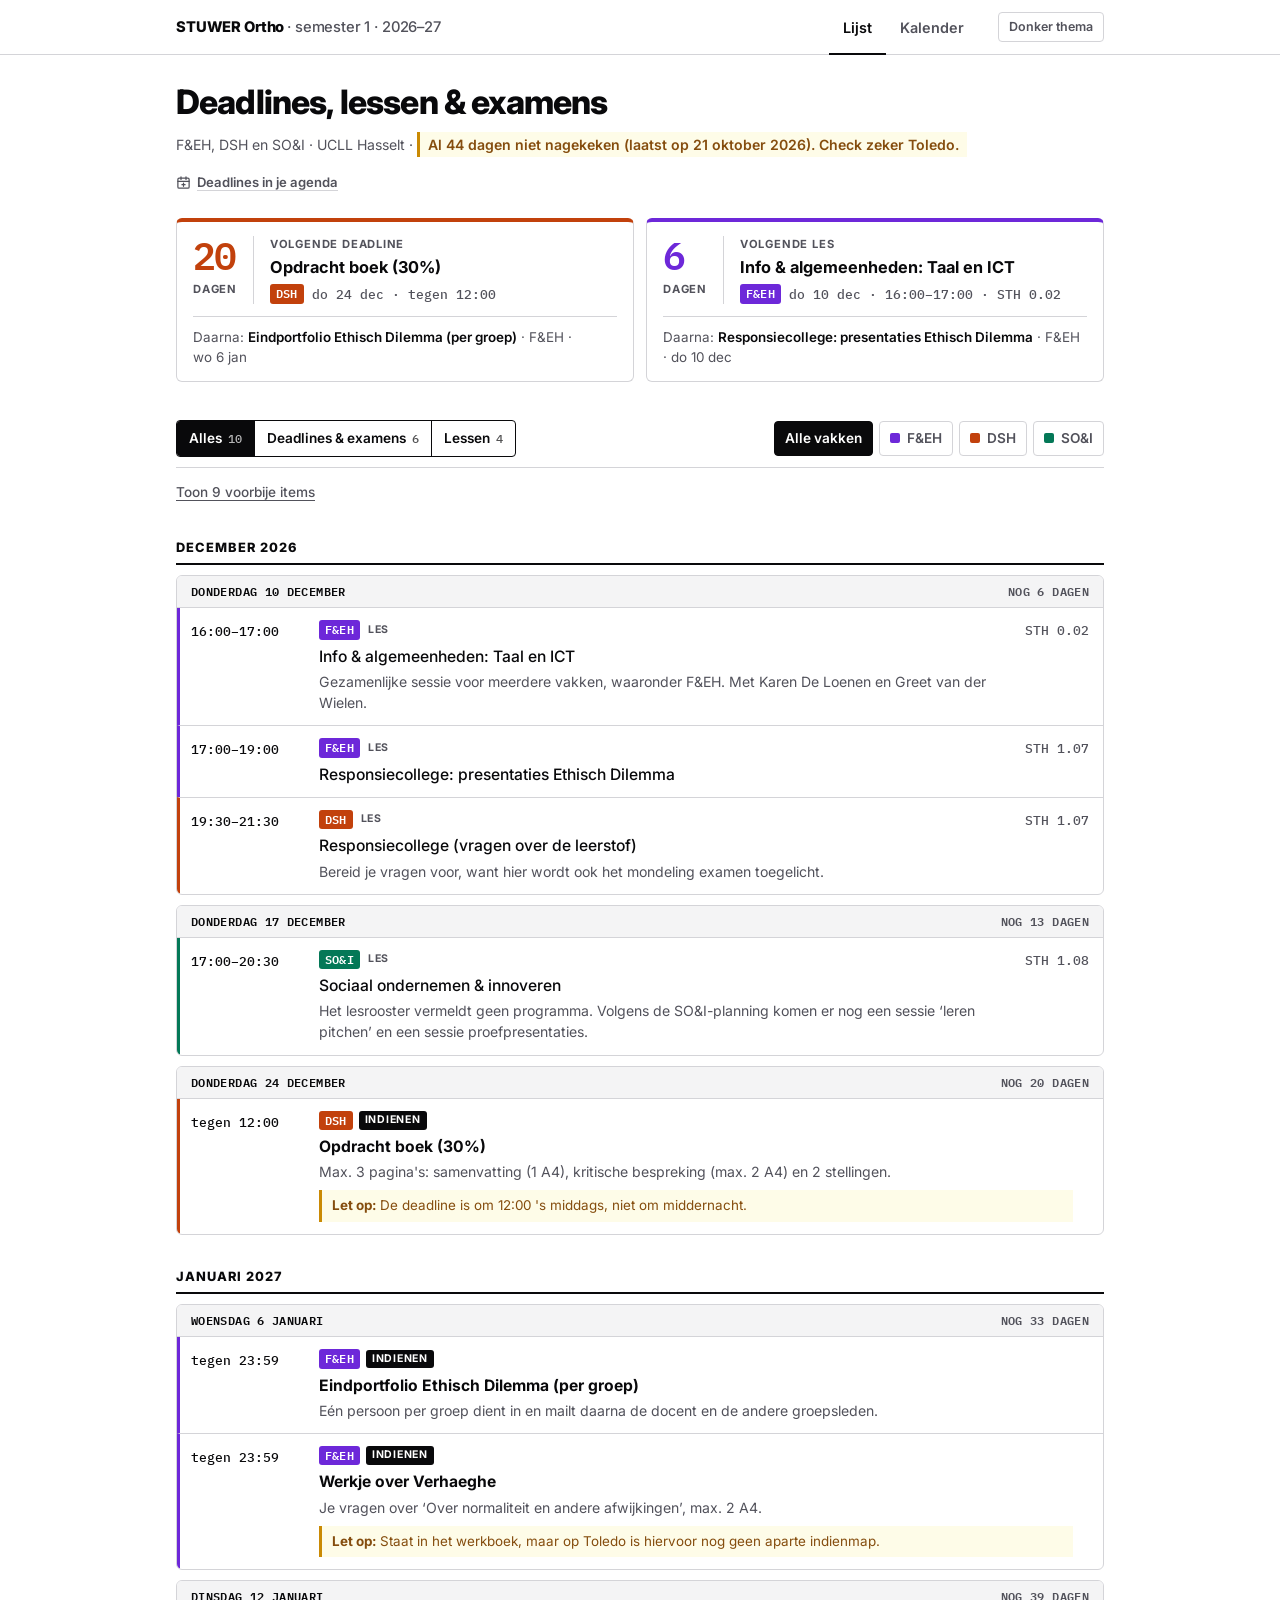
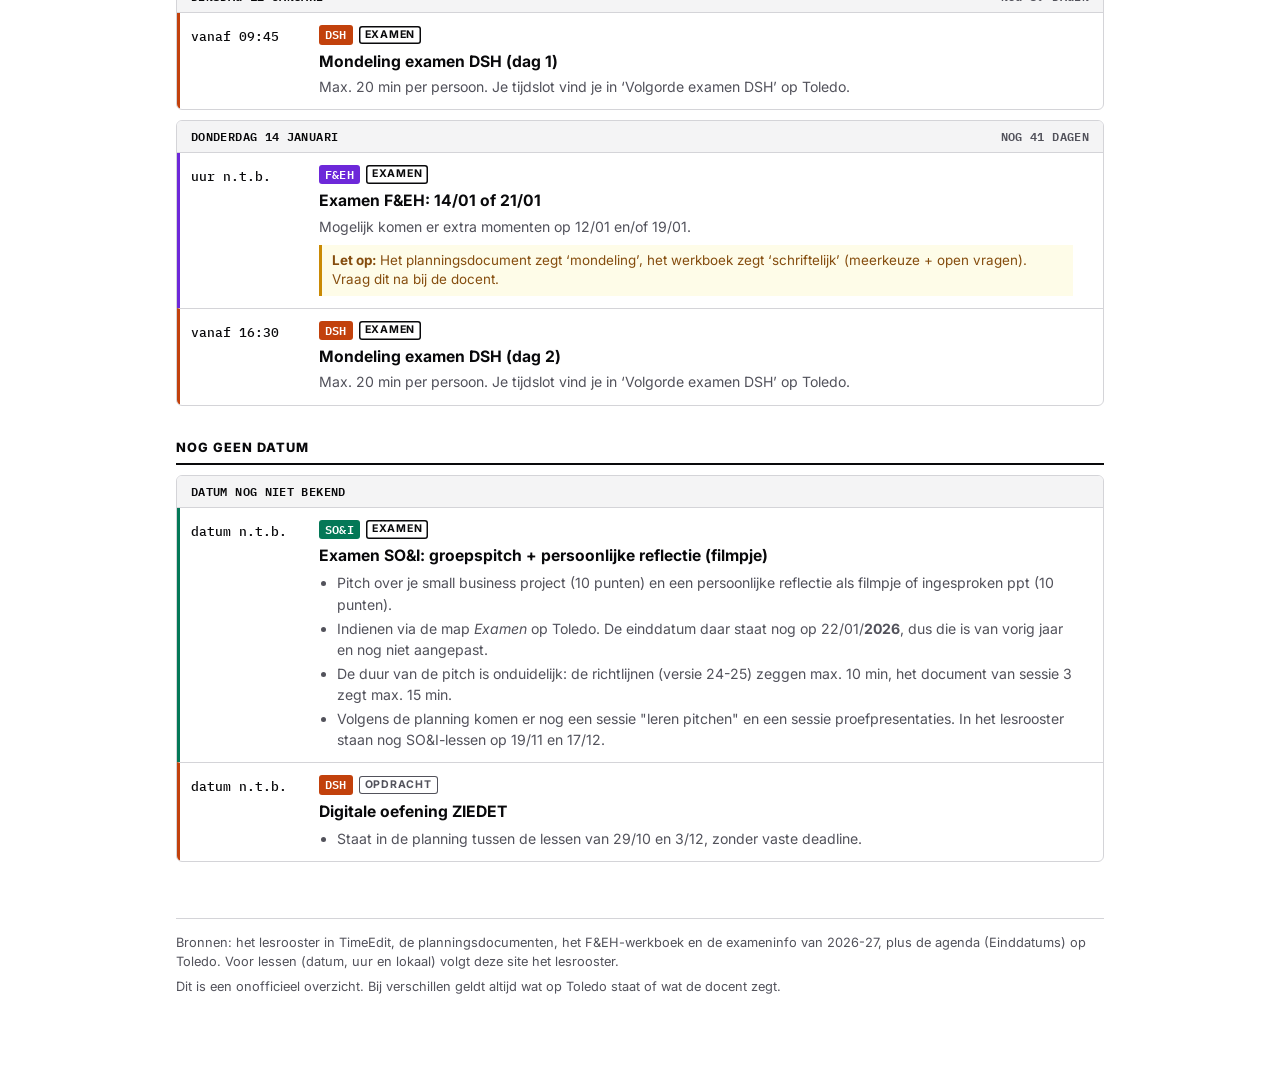
<file: index.html>
<!doctype html>
<html lang="nl" data-page="lijst">
<head>
<meta charset="utf-8">
<meta name="viewport" content="width=device-width, initial-scale=1">
<title>Deadlines STUWER Ortho 26-27</title>
<meta name="description" content="Overzicht van deadlines, lessen en examens voor F&amp;EH, DSH en SO&amp;I (STUWER Orthopedagogie, UCLL Hasselt, 2026-2027).">
<meta property="og:title" content="Deadlines &amp; examens · STUWER Ortho 26-27">
<meta property="og:description" content="Alle indienmomenten, lessen en examens voor F&amp;EH, DSH en SO&amp;I op één plek.">
<meta property="og:type" content="website">
<meta property="og:locale" content="nl_BE">
<meta name="theme-color" content="#ffffff" media="(prefers-color-scheme: light)">
<meta name="theme-color" content="#242529" media="(prefers-color-scheme: dark)">
<link rel="icon" href="icons/icon.svg" type="image/svg+xml">
<link rel="apple-touch-icon" href="icons/apple-touch-icon.png">
<link rel="manifest" href="manifest.webmanifest">
<meta name="mobile-web-app-capable" content="yes">
<meta name="apple-mobile-web-app-capable" content="yes">
<meta name="apple-mobile-web-app-title" content="Deadlines">
<meta name="apple-mobile-web-app-status-bar-style" content="default">
<script>
try{var t=localStorage.getItem("theme");if(t==="dark"||t==="light")document.documentElement.setAttribute("data-theme",t)}catch(e){}
// Bij een paginawissel met view transition: geen gewone fade-in, de overgang doet het werk.
// Naar een anker (bv. ./#tbd) springt de pagina toch, dus dan geen overgang.
// Thema opnieuw lezen: een vooraf geladen (prerender) pagina kan intussen een ander thema gekregen hebben.
// Wie gescrold is, krijgt een gewone crossfade: anders zwiepen balk en pagina verticaal mee.
addEventListener("pageswap",function(e){document.documentElement.classList.toggle("vt-flat",scrollY>40)});
addEventListener("pagereveal",function(e){var r=document.documentElement;r.classList.toggle("vt-flat",scrollY>40);try{var t=localStorage.getItem("theme");if(t==="dark"||t==="light")r.setAttribute("data-theme",t)}catch(x){}if(window.themeLabel)themeLabel();if(!e.viewTransition)return;if(location.hash){e.viewTransition.skipTransition();return}r.classList.add("nav-vt","no-enter");e.viewTransition.finished.finally(function(){r.classList.remove("nav-vt")})});
</script>
<script type="speculationrules">{"prerender":[{"urls":["kalender.html"],"eagerness":"moderate"}]}</script>
<link rel="preconnect" href="https://fonts.googleapis.com">
<link rel="preconnect" href="https://fonts.gstatic.com" crossorigin>
<link href="https://fonts.googleapis.com/css2?family=IBM+Plex+Mono:wght@500;600&family=Inter:wght@400;500;600;700;800&display=swap" rel="stylesheet">
<link rel="stylesheet" href="style.css">
</head>
<body>
<header class="topbar">
  <div class="wrap">
    <a class="brand" href="./">STUWER Ortho <span>· semester 1 · 2026–27</span></a>
    <nav class="tabs" aria-label="Weergave">
      <a href="./" aria-current="page">Lijst<span class="ind" aria-hidden="true"></span></a>
      <a href="kalender.html">Kalender</a>
    </nav>
    <button class="theme" id="theme" type="button" aria-label="Wissel tussen licht en donker thema"></button>
  </div>
</header>

<div class="wrap page">
  <div class="pagehead">
    <div>
      <h1>Deadlines, lessen &amp; examens</h1>
      <p class="sub">F&amp;EH, DSH en SO&amp;I · UCLL Hasselt · <span class="checked"></span></p>
    </div>
    <button class="ghost" id="ics" type="button" title="Download een agendabestand (.ics) met alle komende deadlines en examens, met een herinnering 3 dagen en 1 dag vooraf."><svg viewBox="0 0 24 24" fill="none" stroke="currentColor" stroke-width="2" stroke-linecap="round" stroke-linejoin="round" aria-hidden="true"><rect x="3" y="5" width="18" height="16" rx="2"/><path d="M3 10h18M8 3v4M16 3v4M12 13v5M9.5 15.5h5"/></svg><span>Deadlines in je agenda</span></button>
  </div>

  <div class="summary">
    <section class="sum" id="next-due" aria-live="polite"></section>
    <section class="sum" id="next-les" aria-live="polite"></section>
  </div>

  <nav class="filters" aria-label="Filters">
    <div class="seg" id="show" role="group" aria-label="Wat wil je zien?">
      <button type="button" data-show="all">Alles <span class="n"></span></button>
      <button type="button" data-show="due"><span>Deadlines<span class="xl"> &amp; examens</span></span> <span class="n"></span></button>
      <button type="button" data-show="les">Lessen <span class="n"></span></button>
    </div>
    <div class="chips" id="chips" role="group" aria-label="Filter op vak"></div>
  </nav>

  <button class="pastbtn" id="past" type="button" hidden></button>
  <main id="list"></main>

  <section id="tbd" hidden>
    <h2 class="month">Nog geen datum</h2>
    <div class="day"><header class="dh"><span>Datum nog niet bekend</span></header><div id="tbd-list"></div></div>
  </section>

  <footer>
    <p>Bronnen: het lesrooster in TimeEdit, de planningsdocumenten, het F&amp;EH-werkboek en de exameninfo van 2026-27, plus de agenda (Einddatums) op Toledo. Voor lessen (datum, uur en lokaal) volgt deze site het lesrooster.</p>
    <p>Dit is een onofficieel overzicht. Bij verschillen geldt altijd wat op Toledo staat of wat de docent zegt.</p>
  </footer>
</div>

<script src="data.js"></script>
<script src="common.js"></script>
<script>
const state={course:"all",show:"all",past:false};
const inCourse=i=>state.course==="all"||i.v===state.course;
const inShow=(i,s=state.show)=>s==="all"||(s==="les")===(i.k==="les");

function renderSum(el,label,list,none){
  const [a,b]=list;
  if(!a){el.className="sum";el.innerHTML=`<div></div><div><div class="label">${label}</div><p class="s-none">${none}</p></div>`;return;}
  const n=daysUntil(a.dt);
  const [num,unit]=a.k==="les"&&a.dt<=new Date()?["NU","bezig"]:[n,n===0?"vandaag":n===1?"morgen":"dagen"];
  el.className="sum "+a.v;
  el.innerHTML=`<div class="cd"><b>${num}</b><span class="label">${unit}</span></div>
    <div><div class="label">${label}</div>
      <div class="s-ttl">${esc(a.t)}</div>
      <div class="s-meta">${badge(a.v)}<span>${details(fShort.format(a.dt),timeLabel(a),a.r)}</span></div></div>
    ${b?`<div class="s-after">Daarna: <b>${esc(b.t)}</b> · ${esc(COURSES[b.v].abbr)} · <span class="nw">${fShort.format(b.dt)}</span></div>`:""}`;
}

function renderSummary(){
  const now=new Date(), due=ALL.filter(i=>isDue(i)&&i.dt>now);
  renderSum($("#next-due"),due[0]&&due[0].k==="examen"?"Volgend examen":"Volgende deadline",due,"Geen deadlines of examens meer.");
  renderSum($("#next-les"),"Volgende les",ALL.filter(i=>i.k==="les"&&i.end>now),"Geen lessen meer dit semester.");
}

$("#chips").innerHTML=[["all","Alle vakken"],...Object.entries(COURSES).map(([k,c])=>[k,c.abbr,c.name])].map(([k,label,name])=>
  `<button type="button" class="chip ${k}" data-c="${k}"${name?` title="${esc(name)}"`:""}>${k==="all"?"":`<i class="sq"></i>`}${esc(label)}</button>`
).join("");

function renderFilters(animate){
  const upcoming=ALL.filter(inCourse).filter(i=>daysUntil(i.dt)>=0);
  document.querySelectorAll("#show button").forEach(b=>{
    b.setAttribute("aria-pressed",b.dataset.show===state.show);
    b.querySelector(".n").textContent=upcoming.filter(i=>inShow(i,b.dataset.show)).length;
  });
  document.querySelectorAll("#chips .chip").forEach(b=>b.setAttribute("aria-pressed",b.dataset.c===state.course));
  syncSeg($("#show"),animate);
}

const tbdRow=u=>`<article class="row ${u.v} k-${u.k}">
  <div class="r-time">datum n.t.b.</div>
  <div class="r-main"><div class="r-tags">${badge(u.v)}${kind(u.k)}</div>
    <h4>${esc(u.t)}</h4><ul>${u.li.map(x=>`<li>${x}</li>`).join("")}</ul></div>
  <div class="r-room"></div>
</article>`;

function renderList(animate){
  const sel=ALL.filter(inCourse).filter(i=>inShow(i));
  const nPast=sel.filter(i=>daysUntil(i.dt)<0).length;
  const items=state.past?sel:sel.filter(i=>daysUntil(i.dt)>=0);
  const btn=$("#past");
  btn.hidden=!nPast;
  btn.textContent=state.past?"Verberg voorbije items":`Toon ${nPast} voorbij${nPast===1?" item":"e items"}`;

  let html="",month="",marked=false;
  for(const d of groupByDay(items)){
    const n=daysUntil(d.dt);
    if(state.past&&nPast&&!marked&&n>=0){html+=todayMarker();marked=true;}
    const m=fMonth.format(d.dt);
    if(m!==month){html+=`<h2 class="month">${m}</h2>`;month=m;}
    html+=dayBlock(d);
  }
  if(state.past&&nPast&&!marked)html+=todayMarker();
  const list=$("#list");
  list.classList.toggle("anim",!!animate);
  list.innerHTML=html||`<p class="empty">Niets gepland in deze selectie.</p>`;
  if(animate)stagger(list);

  const tbd=state.show==="les"?[]:UNDATED.filter(inCourse);
  $("#tbd").hidden=!tbd.length;
  $("#tbd-list").innerHTML=tbd.map(tbdRow).join("");
}

function render(){renderSummary();renderFilters(false);renderList(false);}

$("#show").addEventListener("click",e=>{
  const b=e.target.closest("button"); if(!b||b.dataset.show===state.show)return;
  state.show=b.dataset.show; renderFilters(true); renderList(true);
});
$("#chips").addEventListener("click",e=>{
  const b=e.target.closest(".chip"); if(!b||b.dataset.c===state.course)return;
  state.course=b.dataset.c; renderFilters(true); renderList(true);
});
$("#past").addEventListener("click",()=>{state.past=!state.past;renderList(true);});
document.addEventListener("visibilitychange",()=>{if(!document.hidden)render();});
render();
</script>
</body>
</html>
</file>
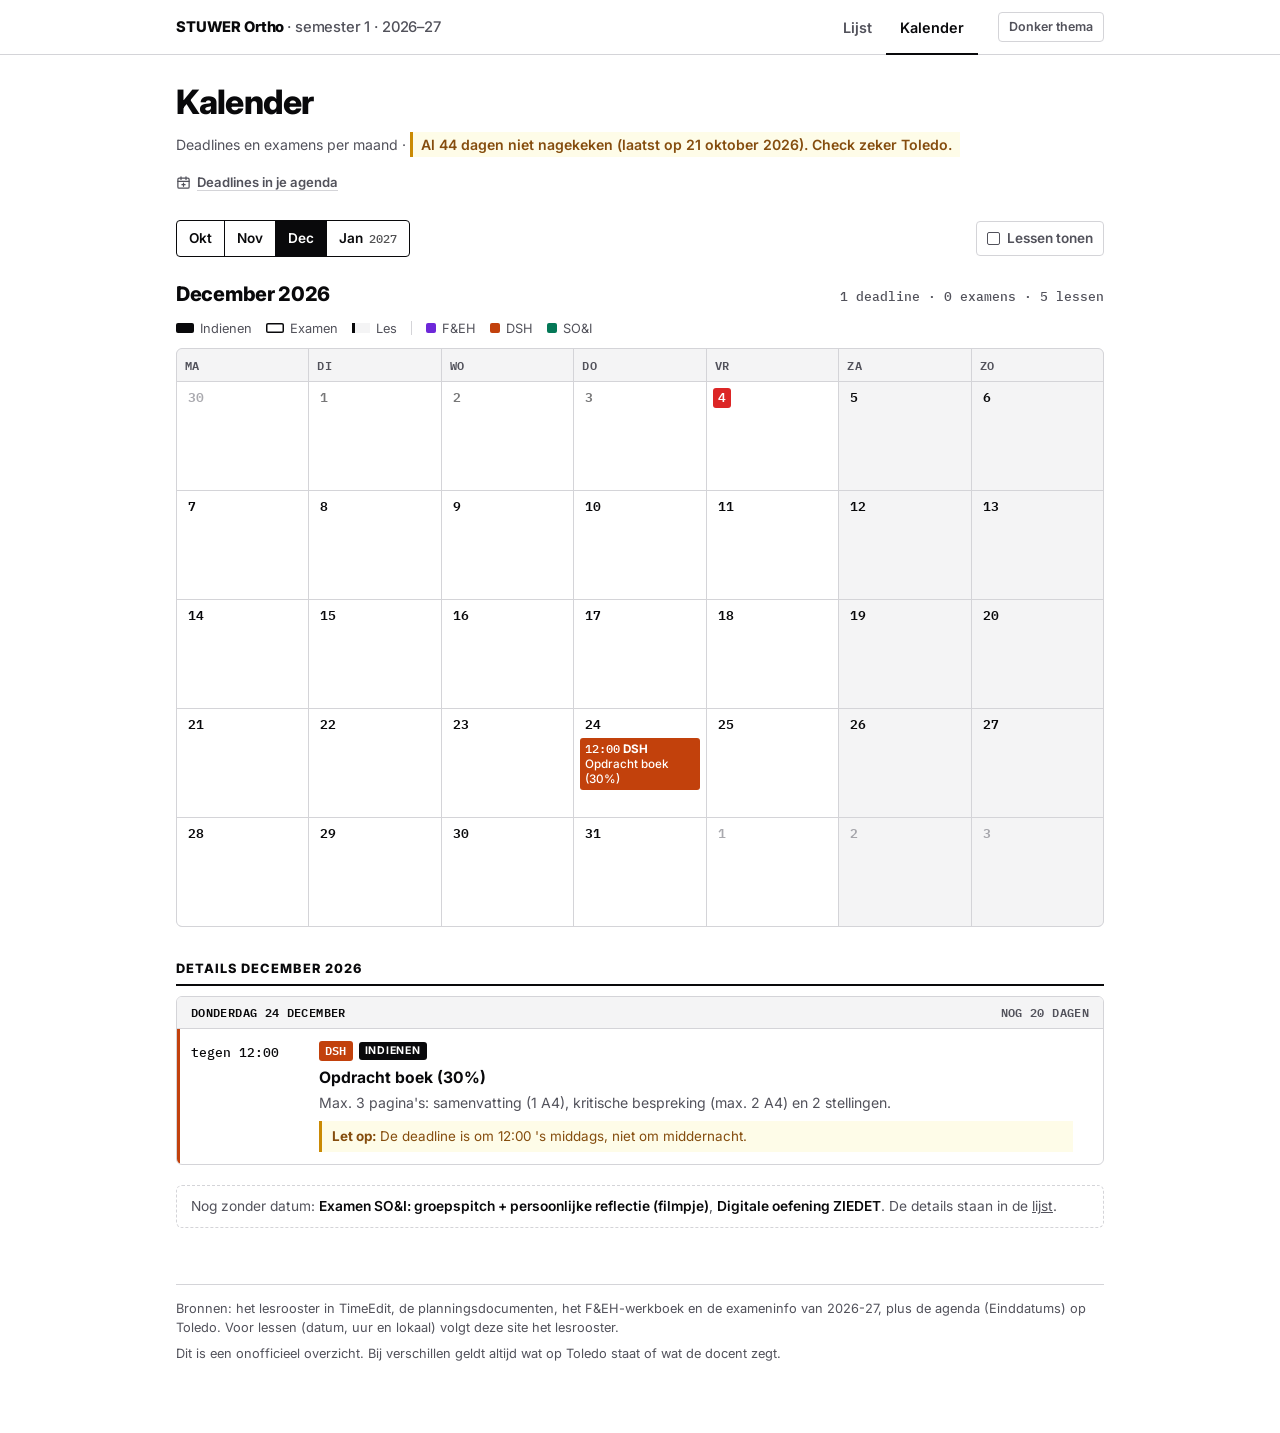
<file: kalender.html>
<!doctype html>
<html lang="nl" data-page="kalender">
<head>
<meta charset="utf-8">
<meta name="viewport" content="width=device-width, initial-scale=1">
<title>Kalender · Deadlines STUWER Ortho 26-27</title>
<meta name="description" content="Maandkalender met de deadlines en examens voor F&amp;EH, DSH en SO&amp;I (STUWER Orthopedagogie, UCLL Hasselt, 2026-2027).">
<meta property="og:title" content="Kalender · STUWER Ortho 26-27">
<meta property="og:description" content="Alle deadlines en examens voor F&amp;EH, DSH en SO&amp;I in een maandoverzicht.">
<meta property="og:type" content="website">
<meta property="og:locale" content="nl_BE">
<meta name="theme-color" content="#ffffff" media="(prefers-color-scheme: light)">
<meta name="theme-color" content="#242529" media="(prefers-color-scheme: dark)">
<link rel="icon" href="icons/icon.svg" type="image/svg+xml">
<link rel="apple-touch-icon" href="icons/apple-touch-icon.png">
<link rel="manifest" href="manifest.webmanifest">
<meta name="mobile-web-app-capable" content="yes">
<meta name="apple-mobile-web-app-capable" content="yes">
<meta name="apple-mobile-web-app-title" content="Deadlines">
<meta name="apple-mobile-web-app-status-bar-style" content="default">
<script>
try{var t=localStorage.getItem("theme");if(t==="dark"||t==="light")document.documentElement.setAttribute("data-theme",t)}catch(e){}
// Bij een paginawissel met view transition: geen gewone fade-in, de overgang doet het werk.
// Naar een anker (bv. ./#tbd) springt de pagina toch, dus dan geen overgang.
// Thema opnieuw lezen: een vooraf geladen (prerender) pagina kan intussen een ander thema gekregen hebben.
// Wie gescrold is, krijgt een gewone crossfade: anders zwiepen balk en pagina verticaal mee.
addEventListener("pageswap",function(e){document.documentElement.classList.toggle("vt-flat",scrollY>40)});
addEventListener("pagereveal",function(e){var r=document.documentElement;r.classList.toggle("vt-flat",scrollY>40);try{var t=localStorage.getItem("theme");if(t==="dark"||t==="light")r.setAttribute("data-theme",t)}catch(x){}if(window.themeLabel)themeLabel();if(!e.viewTransition)return;if(location.hash){e.viewTransition.skipTransition();return}r.classList.add("nav-vt","no-enter");e.viewTransition.finished.finally(function(){r.classList.remove("nav-vt")})});
</script>
<script type="speculationrules">{"prerender":[{"urls":["./"],"eagerness":"moderate"}]}</script>
<link rel="preconnect" href="https://fonts.googleapis.com">
<link rel="preconnect" href="https://fonts.gstatic.com" crossorigin>
<link href="https://fonts.googleapis.com/css2?family=IBM+Plex+Mono:wght@500;600&family=Inter:wght@400;500;600;700;800&display=swap" rel="stylesheet">
<link rel="stylesheet" href="style.css">
</head>
<body>
<header class="topbar">
  <div class="wrap">
    <a class="brand" href="./">STUWER Ortho <span>· semester 1 · 2026–27</span></a>
    <nav class="tabs" aria-label="Weergave">
      <a href="./">Lijst</a>
      <a href="kalender.html" aria-current="page">Kalender<span class="ind" aria-hidden="true"></span></a>
    </nav>
    <button class="theme" id="theme" type="button" aria-label="Wissel tussen licht en donker thema"></button>
  </div>
</header>

<div class="wrap page">
  <div class="pagehead">
    <div>
      <h1>Kalender</h1>
      <p class="sub">Deadlines en examens per maand · <span class="checked"></span></p>
    </div>
    <button class="ghost" id="ics" type="button" title="Download een agendabestand (.ics) met alle komende deadlines en examens, met een herinnering 3 dagen en 1 dag vooraf."><svg viewBox="0 0 24 24" fill="none" stroke="currentColor" stroke-width="2" stroke-linecap="round" stroke-linejoin="round" aria-hidden="true"><rect x="3" y="5" width="18" height="16" rx="2"/><path d="M3 10h18M8 3v4M16 3v4M12 13v5M9.5 15.5h5"/></svg><span>Deadlines in je agenda</span></button>
  </div>

  <div class="calbar">
    <div class="seg" id="months" role="group" aria-label="Kies een maand"></div>
    <button class="chip" id="les" type="button" aria-pressed="false"><span class="box"></span>Lessen tonen</button>
  </div>

  <div class="calhead">
    <h2 id="mtitle"></h2>
    <span class="stats" id="mstats"></span>
  </div>
  <div class="legend" aria-hidden="true">
    <span><i class="lg deadline"></i>Indienen</span>
    <span><i class="lg examen"></i>Examen</span>
    <span><i class="lg les"></i>Les</span>
    <span class="sep"></span>
    <span class="feh"><i class="sq"></i>F&amp;EH</span>
    <span class="dsh"><i class="sq"></i>DSH</span>
    <span class="soi"><i class="sq"></i>SO&amp;I</span>
    <span class="tip">Tik op een dag om de details te zien.</span>
  </div>
  <div class="cal" id="cal"></div>

  <main id="mlist"></main>
  <p class="tbdnote" id="tbdnote" hidden></p>

  <footer>
    <p>Bronnen: het lesrooster in TimeEdit, de planningsdocumenten, het F&amp;EH-werkboek en de exameninfo van 2026-27, plus de agenda (Einddatums) op Toledo. Voor lessen (datum, uur en lokaal) volgt deze site het lesrooster.</p>
    <p>Dit is een onofficieel overzicht. Bij verschillen geldt altijd wat op Toledo staat of wat de docent zegt.</p>
  </footer>
</div>

<script src="data.js"></script>
<script src="common.js"></script>
<script>
const fMon=fmt({month:"short"});
const months=[];
for(let d=new Date(ALL[0].dt.getFullYear(),ALL[0].dt.getMonth(),1),last=ALL[ALL.length-1].dt;d<=last;d=new Date(d.getFullYear(),d.getMonth()+1,1))months.push(d);
const now=new Date(), cur=months.findIndex(m=>m.getFullYear()===now.getFullYear()&&m.getMonth()===now.getMonth());
const state={m:cur>=0?cur:now<months[0]?0:months.length-1,les:false};
const shown=i=>state.les||i.k!=="les";
const inMonth=(i,m)=>i.dt.getFullYear()===m.getFullYear()&&i.dt.getMonth()===m.getMonth();
const plural=(n,one,more)=>n+" "+(n===1?one:more);

const chip=i=>`<span class="ce ${i.v} k-${i.k}" title="${esc(`${COURSES[i.v].abbr} · ${KIND[i.k]} · ${i.t}`)}"><span class="ct">${i.noTime?"":`<span class="t">${fTime.format(i.dt)}</span> `}<b>${esc(COURSES[i.v].abbr)}</b> ${esc(i.t)}</span></span>`;

$("#months").innerHTML=months.map((x,k)=>`<button type="button" data-m="${k}">${esc(cap(fMon.format(x)))}${x.getFullYear()!==months[0].getFullYear()?` <span class="n">${x.getFullYear()}</span>`:""}</button>`).join("");

// fx: "next"/"prev" = maandwissel (raster schuift), "les" = lessen aan/uit, leeg = zonder animatie.
function render(fx){
  const m=months[state.m], y=m.getFullYear(), mo=m.getMonth();
  document.querySelectorAll("#months button").forEach(b=>b.setAttribute("aria-pressed",+b.dataset.m===state.m));
  syncSeg($("#months"),!!fx);
  $("#les").setAttribute("aria-pressed",state.les);

  const items=ALL.filter(i=>inMonth(i,m)), cnt=k=>items.filter(i=>i.k===k).length;
  $("#mtitle").textContent=cap(fMonth.format(m));
  $("#mstats").textContent=[plural(cnt("deadline"),"deadline","deadlines"),plural(cnt("examen"),"examen","examens"),plural(cnt("les"),"les","lessen")].join(" · ");

  const vis=items.filter(shown), byDay={};
  for(const i of vis)(byDay[dayKey(i.dt)]||(byDay[dayKey(i.dt)]=[])).push(i);
  const offset=(new Date(y,mo,1).getDay()+6)%7, len=new Date(y,mo+1,0).getDate(), total=Math.ceil((offset+len)/7)*7, today=dayKey(new Date());
  let html=["ma","di","wo","do","vr","za","zo"].map(w=>`<div class="wd">${w}</div>`).join("");
  for(let k=0;k<total;k++){
    const dt=new Date(y,mo,1-offset+k), key=dayKey(dt), out=dt.getMonth()!==mo, evs=out?[]:byDay[key]||[];
    const cls=`cell${out?" out":""}${key===today?" is-today":""}${k%7>4?" we":""}${!out&&daysUntil(dt)<0?" past":""}`;
    const inner=`<span class="cn">${dt.getDate()}</span>${evs.map(chip).join("")}`;
    html+=evs.length
      ?`<a class="${cls}" href="#d-${key}" aria-label="${esc(cap(fLong.format(dt))+": "+evs.map(i=>KIND[i.k]+" "+COURSES[i.v].abbr+", "+i.t).join("; "))}">${inner}</a>`
      :`<div class="${cls}">${inner}</div>`;
  }
  $("#cal").innerHTML=html;
  if(fx==="next"||fx==="prev"){replay($("#cal"),"in-"+fx);replay($(".calhead"),"in-"+fx);}
  else if(fx==="les")replay($("#cal"),"chips-in");
  else $("#cal").classList.remove("chips-in");

  const days=groupByDay(vis), list=$("#mlist");
  list.classList.toggle("anim",!!fx);
  list.innerHTML=`<h2 class="month">Details ${fMonth.format(m)}</h2>`+(days.length
    ?days.map(d=>dayBlock(d)).join("")
    :`<p class="empty">Geen ${state.les?"items":"deadlines of examens"} in ${fMonth.format(m)}.</p>`);
  if(fx)stagger(list);

  const tbd=$("#tbdnote");
  tbd.hidden=!UNDATED.length;
  tbd.innerHTML=`Nog zonder datum: ${UNDATED.map(u=>`<b>${esc(u.t)}</b>`).join(", ")}. De details staan in de <a href="./#tbd">lijst</a>.`;
}

$("#months").addEventListener("click",e=>{
  const b=e.target.closest("button"); if(!b||+b.dataset.m===state.m)return;
  const dir=+b.dataset.m>state.m?"next":"prev";
  state.m=+b.dataset.m; render(dir);
});
$("#les").addEventListener("click",()=>{state.les=!state.les;render("les");});
document.addEventListener("visibilitychange",()=>{if(!document.hidden)render();});
render();
</script>
</body>
</html>
</file>
<file: style.css>
/* Gedeelde stijl voor index.html (lijst) en kalender.html. */
:root{
  --bg:#ffffff; --surface:#ffffff; --subtle:#f4f4f5; --ink:#09090b; --muted:#52525b; --faint:#71717a; --line:#d4d4d8;
  --feh:#6d28d9; --dsh:#c2410c; --soi:#047857; --on-c:#ffffff;
  --warn:#854d0e; --warn-bg:#fefce8; --warn-line:#ca8a04;
  --urgent:#dc2626; --on-urgent:#ffffff;
  --past-op:.55; --count-op:.7;
  --mono:"IBM Plex Mono",ui-monospace,SFMono-Regular,Menlo,Consolas,monospace;
  --ease:cubic-bezier(.2,.8,.2,1);
  color-scheme:light;
}
@media (prefers-color-scheme:dark){
  :root:not([data-theme="light"]){
    --bg:#242529; --surface:#303136; --subtle:#3b3c42; --ink:#fafafa; --muted:#bdbec5; --faint:#b6b7be; --line:#5d5e66;
    --feh:#b5a1fc; --dsh:#fb9d50; --soi:#40dda3; --on-c:#18181b;
    --warn:#fde047; --warn-bg:#3d3a26; --warn-line:#ca8a04;
    --urgent:#ff9898; --on-urgent:#18181b;
    --past-op:.6; --count-op:.8;
    color-scheme:dark;
  }
}
:root[data-theme="dark"]{
  --bg:#242529; --surface:#303136; --subtle:#3b3c42; --ink:#fafafa; --muted:#bdbec5; --faint:#b6b7be; --line:#5d5e66;
  --feh:#b5a1fc; --dsh:#fb9d50; --soi:#40dda3; --on-c:#18181b;
  --warn:#fde047; --warn-bg:#3d3a26; --warn-line:#ca8a04;
  --urgent:#ff9898; --on-urgent:#18181b;
  --past-op:.6; --count-op:.8;
  color-scheme:dark;
}
*{box-sizing:border-box}
html{scroll-behavior:smooth}
@media (prefers-reduced-motion:reduce){html{scroll-behavior:auto}}
body{margin:0;background:var(--bg);color:var(--ink);font:15px/1.5 Inter,system-ui,-apple-system,"Segoe UI",sans-serif;-webkit-font-smoothing:antialiased}
a{color:inherit}
button{font:inherit;color:inherit}
:focus-visible{outline:2px solid var(--ink);outline-offset:2px}
.seg button:focus-visible{outline:2px solid currentColor;outline-offset:-5px}
a.cell:focus-visible{outline-offset:-2px}
.wrap{max-width:960px;margin:0 auto;padding:0 16px}
main.wrap,.page{padding-bottom:64px}
.page{overflow-x:clip}
.label{font-size:.7rem;font-weight:700;letter-spacing:.07em;text-transform:uppercase;color:var(--muted)}
.nw{white-space:nowrap}
.feh{--c:var(--feh)} .dsh{--c:var(--dsh)} .soi{--c:var(--soi)}

/* bovenbalk */
.topbar{border-bottom:1px solid var(--line)}
.topbar .wrap{display:flex;align-items:center;gap:20px;min-height:54px}
.brand{margin-right:auto;font-weight:800;font-size:.92rem;letter-spacing:-.01em;text-decoration:none}
.brand span{color:var(--muted);font-weight:500}
.tabs{display:flex;align-self:stretch}
.tabs a{position:relative;display:flex;align-items:center;padding:0 14px;margin-bottom:-1px;font-size:.9rem;font-weight:600;color:var(--muted);text-decoration:none}
.tabs a:hover{color:var(--ink)}
.tabs a[aria-current="page"]{color:var(--ink)}
.tabs .ind{position:absolute;left:0;right:0;bottom:0;height:2px;background:var(--ink)}
@media (forced-colors:active){.tabs .ind{background:CanvasText}}
.theme{flex:none;border:1px solid var(--line);background:var(--surface);border-radius:4px;padding:5px 10px;font-size:.78rem;font-weight:600;color:var(--muted);cursor:pointer}
.theme:hover{color:var(--ink);border-color:var(--ink)}

/* paginakop */
.pagehead{padding:28px 0 0}
h1{margin:0;font-size:clamp(1.55rem,4.5vw,2.1rem);font-weight:800;line-height:1.15;letter-spacing:-.025em}
.sub{margin:6px 0 0;font-size:.88rem;color:var(--muted)}

/* volgende deadline + volgende les */
.summary{display:grid;grid-template-columns:1fr 1fr;gap:12px;margin-top:22px}
.sum{display:grid;grid-template-columns:auto 1fr;align-content:start;gap:0 16px;padding:14px 16px;background:var(--surface);border:1px solid var(--line);border-top:4px solid var(--c,var(--line));border-radius:6px}
.cd{min-width:60px;padding-right:16px;border-right:1px solid var(--line)}
.cd b{display:block;font:600 2.4rem/1 var(--mono);letter-spacing:-.05em;color:var(--c)}
.cd .label{display:block;margin-top:6px}
.s-ttl{margin:4px 0 6px;font-size:1.02rem;font-weight:700;line-height:1.3}
.s-meta{display:flex;flex-wrap:wrap;align-items:center;gap:4px 8px;font:500 .8rem/1.5 var(--mono);color:var(--muted)}
.s-after{grid-column:1/-1;margin-top:12px;padding-top:10px;border-top:1px solid var(--line);font-size:.84rem;color:var(--muted)}
.s-after b{color:var(--ink);font-weight:600}
.s-none{margin:6px 0 0;color:var(--muted)}

/* knoppen en filters */
.filters{display:flex;flex-wrap:wrap;align-items:center;justify-content:space-between;gap:10px 16px;margin-top:28px;padding:10px 0;border-bottom:1px solid var(--line);background:var(--bg)}
.seg{position:relative;isolation:isolate;display:inline-flex;border:1px solid var(--ink);border-radius:4px;overflow:hidden;background:var(--surface)}
.seg::before{content:"";position:absolute;z-index:-1;top:0;bottom:0;left:0;width:var(--w,0);transform:translateX(var(--x,0));background:var(--ink);transition:transform .3s var(--ease),width .3s var(--ease)}
.seg.no-anim::before{transition:none}
.seg button{display:inline-flex;align-items:center;gap:6px;border:0;background:transparent;padding:7px 12px;font-size:.85rem;font-weight:600;white-space:nowrap;cursor:pointer;transition:color .2s,background-color .2s}
.seg button+button{border-left:1px solid var(--ink)}
.seg button[aria-pressed="false"]:hover{background:var(--subtle)}
.seg button[aria-pressed="true"]{color:var(--bg)}
.seg .n{font:500 .75rem var(--mono);opacity:var(--count-op)}
.chips{display:flex;flex-wrap:wrap;align-items:center;gap:6px}
.chip{display:inline-flex;align-items:center;gap:7px;border:1px solid var(--line);background:var(--surface);border-radius:4px;padding:6px 10px;font-size:.85rem;font-weight:600;color:var(--muted);cursor:pointer}
.chip:hover{color:var(--ink);border-color:var(--ink)}
.chip[aria-pressed="true"]{color:var(--ink);border-color:var(--ink);box-shadow:inset 0 0 0 1px var(--ink)}
.chip.all[aria-pressed="true"]{background:var(--ink);color:var(--bg)}
.sq{width:10px;height:10px;border-radius:2px;background:var(--c);flex:none}
.box{width:13px;height:13px;border:1.5px solid currentColor;border-radius:2px;flex:none;display:grid;place-items:center;font-size:.6rem;line-height:1}
.chip[aria-pressed="true"] .box{background:var(--ink);border-color:var(--ink);color:var(--bg)}
.chip[aria-pressed="true"] .box::after{content:"✓"}
.pastbtn{display:block;margin:10px 0 0;padding:4px 0;background:none;border:0;color:var(--muted);font-size:.85rem;font-weight:500;text-decoration:underline;text-underline-offset:3px;cursor:pointer}
.pastbtn:hover{color:var(--ink)}

/* labels */
.badge{display:inline-block;padding:4px 6px;border-radius:3px;background:var(--c);color:var(--on-c);font:600 .72rem/1 var(--mono);letter-spacing:.02em}
.kind{display:inline-block;padding:4px 6px;border-radius:3px;font-size:.66rem;font-weight:700;line-height:1;letter-spacing:.07em;text-transform:uppercase;color:var(--muted)}
.kind.les{padding-left:2px;padding-right:2px}
.kind.deadline{background:var(--ink);color:var(--bg)}
.kind.examen{box-shadow:inset 0 0 0 1.5px var(--ink);color:var(--ink)}
.kind.opdracht{box-shadow:inset 0 0 0 1px var(--muted)}

/* planning */
.month{margin:32px 0 10px;padding-bottom:6px;border-bottom:2px solid var(--ink);font-size:.8rem;font-weight:800;letter-spacing:.08em;text-transform:uppercase}
.day{margin:10px 0;background:var(--surface);border:1px solid var(--line);border-radius:6px;overflow:hidden;scroll-margin-top:16px}
.day:target{animation:flash 1.6s var(--ease)}
@media (prefers-reduced-motion:reduce),(forced-colors:active){.day:target{outline:2px solid var(--ink);outline-offset:2px}}
.day.past{opacity:.55}
.dh{display:flex;justify-content:space-between;gap:12px;padding:7px 14px;background:var(--subtle);border-bottom:1px solid var(--line);font:600 .76rem/1.4 var(--mono);letter-spacing:.03em;text-transform:uppercase}
.dh .rel{color:var(--muted);white-space:nowrap}
.dh .rel.soon{color:var(--urgent)}
.row{display:grid;grid-template-columns:112px minmax(0,1fr) auto;gap:4px 16px;padding:12px 14px 12px 11px;border-left:3px solid var(--c)}
.row+.row{border-top:1px solid var(--line)}
.r-time{padding-top:1px;font:500 .82rem/1.6 var(--mono)}
.r-room{font:500 .82rem/1.6 var(--mono);color:var(--muted);text-align:right;white-space:nowrap}
.r-tags{display:flex;flex-wrap:wrap;align-items:center;gap:6px;margin-bottom:6px}
.row h4{margin:0;font-size:.98rem;font-weight:700;line-height:1.35}
.row.k-les h4{font-weight:500}
.row p{margin:4px 0 0;font-size:.88rem;color:var(--muted)}
.row ul{margin:6px 0 0;padding-left:18px;font-size:.88rem;color:var(--muted)}
.row li+li{margin-top:3px}
.note{margin-top:8px!important;padding:6px 10px;border-left:3px solid var(--warn-line);background:var(--warn-bg);color:var(--warn)!important;font-size:.84rem!important;line-height:1.45}
.today{display:flex;align-items:center;gap:10px;margin:22px 0 4px;color:var(--urgent);font:700 .74rem var(--mono);letter-spacing:.06em;text-transform:uppercase}
.today::after{content:"";flex:1;height:2px;background:var(--urgent)}
.empty{padding:28px 0;color:var(--muted);text-align:center}

/* kalender */
.calbar{display:flex;flex-wrap:wrap;align-items:center;justify-content:space-between;gap:10px 16px;margin-top:24px}
.calhead{display:flex;flex-wrap:wrap;align-items:baseline;justify-content:space-between;gap:6px 16px;margin:22px 0 10px}
.calhead h2{margin:0;font-size:1.25rem;font-weight:800;letter-spacing:-.015em}
.calhead .stats{font:500 .8rem var(--mono);color:var(--muted)}
.legend{display:flex;flex-wrap:wrap;align-items:center;gap:6px 14px;margin:0 0 10px;font-size:.8rem;color:var(--muted)}
.legend span{display:inline-flex;align-items:center;gap:6px}
.legend .sep{width:1px;height:14px;background:var(--line)}
.lg{display:inline-block;width:18px;height:10px;border-radius:2px}
.lg.deadline{background:var(--ink)}
.lg.examen{box-shadow:inset 0 0 0 1.5px var(--ink)}
.lg.les{border-left:3px solid var(--ink);border-radius:0;background:var(--subtle)}
.cal{display:grid;grid-template-columns:repeat(7,minmax(0,1fr));gap:1px;background:var(--line);border:1px solid var(--line);border-radius:6px;overflow:hidden}
.wd{padding:6px 8px;background:var(--subtle);font:600 .72rem var(--mono);letter-spacing:.04em;text-transform:uppercase;color:var(--muted)}
.cell{display:flex;flex-direction:column;gap:3px;min-width:0;min-height:108px;padding:6px;background:var(--surface);color:inherit;text-decoration:none}
.cell.we{background:var(--subtle)}
.cell.out .cn{color:var(--faint);opacity:.6}
.cell.past>*{opacity:var(--past-op)}
a.cell:hover{box-shadow:inset 0 0 0 2px var(--ink)}
.cn{align-self:flex-start;padding:1px 5px;border-radius:3px;font:600 .8rem/1.4 var(--mono)}
.cell.is-today .cn{background:var(--urgent);color:var(--on-urgent);opacity:1}
.ce{display:block;padding:3px 5px;border-radius:3px;font-size:.73rem;line-height:1.3;word-break:break-word}
.ct{display:-webkit-box;-webkit-box-orient:vertical;-webkit-line-clamp:3;overflow:hidden}
.ce .t{font-family:var(--mono);font-weight:500}
.ce.k-deadline{background:var(--c);color:var(--on-c);font-weight:500}
.ce.k-examen{box-shadow:inset 0 0 0 1.5px var(--c);font-weight:500}
.ce.k-les{padding-left:6px;border-left:3px solid var(--c);border-radius:0;color:var(--muted)}
.tbdnote{margin:20px 0 0;padding:10px 14px;border:1px dashed var(--line);border-radius:6px;font-size:.86rem;color:var(--muted)}
.tbdnote b{color:var(--ink);font-weight:600}

footer{margin-top:56px;padding-top:14px;border-top:1px solid var(--line);font-size:.8rem;color:var(--muted)}
footer p{margin:0 0 6px}

@media (min-width:700px){
  .filters{position:sticky;top:0;z-index:5}
  .day{scroll-margin-top:72px}
}
@media (max-width:640px){
  .summary{grid-template-columns:1fr}
  .seg{display:flex;width:100%}
  .seg button{flex:1 1 auto;justify-content:center;padding:7px 8px}
  .row{grid-template-columns:auto minmax(0,1fr);grid-template-areas:"time room" "main main";gap:2px 8px;padding:10px 12px 12px 10px}
  .r-time{grid-area:time}
  .r-room{grid-area:room;text-align:left;color:var(--muted)}
  .r-room:not(:empty)::before{content:"· "}
  .r-main{grid-area:main;margin-top:4px}
  .cell{min-height:60px;padding:4px 3px;gap:3px}
  .wd{padding:5px 0;text-align:center}
  .cn{font-size:.74rem;padding:0 4px}
  .ce{height:7px;padding:0;border-radius:2px}
  .ct{display:none}
  .ce.k-les{height:4px;border-left:0;background:var(--c);opacity:.5}
  .legend .tip{flex-basis:100%}
}
@media (max-width:560px){
  .topbar .wrap{flex-wrap:wrap;gap:0 12px;padding-top:6px}
  .brand span{display:none}
  .tabs{order:3;width:100%}
  .tabs a{flex:1;justify-content:center;height:42px}
}
@media (min-width:641px){.legend .tip{display:none}}
@media (max-width:380px){.xl{display:none}}
@media print{
  .theme,.tabs,.filters,.pastbtn,.calbar{display:none!important}
  .day,.row{break-inside:avoid}
}

/* agenda-knop en nagekeken-melding */
.pagehead{display:flex;flex-wrap:wrap;align-items:flex-end;justify-content:space-between;gap:12px 24px}
.ghost{display:inline-flex;align-items:center;gap:6px;border:0;background:none;padding:4px 0;font-size:.82rem;font-weight:600;color:var(--muted);white-space:nowrap;cursor:pointer}
.ghost span{text-decoration:underline;text-decoration-color:var(--line);text-underline-offset:3px}
.ghost:hover{color:var(--ink)}
.ghost:hover span{text-decoration-color:currentColor}
.ghost svg{width:15px;height:15px;flex:none}
.checked.stale{display:inline-block;margin-top:4px;padding:2px 8px;border-left:3px solid var(--warn-line);background:var(--warn-bg);color:var(--warn);font-weight:600}

/* eenmalige tip: op beginscherm zetten */
.sheet{position:fixed;left:0;right:0;bottom:0;z-index:50;padding:0 12px calc(12px + env(safe-area-inset-bottom));pointer-events:none}
.sheet-in{position:relative;max-width:520px;margin:0 auto;padding:16px 16px 14px;background:var(--surface);border:1px solid var(--ink);border-top-width:4px;border-radius:8px;box-shadow:0 12px 40px rgba(0,0,0,.28);pointer-events:auto;animation:sheet-up .25s ease-out}
@keyframes sheet-up{from{transform:translateY(16px);opacity:0}}
@media (prefers-reduced-motion:reduce){.sheet-in{animation:none}}
.sheet h2{margin:4px 40px 4px 0;font-size:1.05rem;font-weight:800;letter-spacing:-.01em}
.sheet p{margin:0;font-size:.88rem;color:var(--muted)}
.sheet ol{margin:12px 0 0;padding:0;list-style:none;counter-reset:step}
.sheet li{display:flex;align-items:flex-start;gap:10px;padding:8px 0;border-top:1px solid var(--line);font-size:.9rem;counter-increment:step}
.sheet li::before{content:counter(step);flex:none;display:grid;place-items:center;width:22px;height:22px;border-radius:3px;background:var(--ink);color:var(--bg);font:600 .75rem var(--mono)}
.sheet li svg{width:17px;height:17px;vertical-align:-3px}
.sheet .fine{margin-top:6px;font-size:.8rem}
.sheet-x{position:absolute;top:10px;right:10px;width:32px;height:32px;border:1px solid var(--line);border-radius:4px;background:var(--surface);color:var(--muted);font-size:1.1rem;line-height:1;cursor:pointer}
.sheet-act{display:flex;justify-content:flex-end;gap:8px;margin-top:12px}
.btn{border:1px solid var(--ink);border-radius:4px;background:var(--surface);padding:8px 14px;font-size:.88rem;font-weight:600;cursor:pointer}
.btn.primary{background:var(--ink);color:var(--bg)}
@media print{.ghost,.sheet{display:none!important}}

/* beweging */
@view-transition{navigation:auto}
.topbar{view-transition-name:topbar}
.tabs .ind{view-transition-name:tab-ind}
.page{view-transition-name:page;animation:rise .4s var(--ease)}
.no-enter .page{animation:none}
.vt-flat .topbar,.vt-flat .tabs .ind,.vt-flat .page{view-transition-name:none}
::view-transition-group(*){animation-duration:.4s;animation-timing-function:var(--ease)}
.nav-vt[data-page="kalender"]::view-transition-old(page){animation:.14s cubic-bezier(.4,0,1,1) both out-left}
.nav-vt[data-page="kalender"]::view-transition-new(page){animation:.3s var(--ease) .1s both in-right}
.nav-vt[data-page="lijst"]::view-transition-old(page){animation:.14s cubic-bezier(.4,0,1,1) both out-right}
.nav-vt[data-page="lijst"]::view-transition-new(page){animation:.3s var(--ease) .1s both in-left}
@keyframes rise{from{opacity:0;transform:translateY(8px)}}
@keyframes out-left{to{opacity:0;transform:translateX(-28px)}}
@keyframes out-right{to{opacity:0;transform:translateX(28px)}}
@keyframes in-right{from{opacity:0;transform:translateX(28px)}}
@keyframes in-left{from{opacity:0;transform:translateX(-28px)}}
@keyframes pop{from{opacity:0;transform:scale(.9)}}
@keyframes flash{0%,35%{box-shadow:0 0 0 3px var(--ink)}100%{box-shadow:0 0 0 3px transparent}}
@keyframes sheet-down{to{transform:translateY(24px);opacity:0}}

.anim>*{animation:rise .34s var(--ease) backwards;animation-delay:calc(var(--i,0)*28ms)}
.in-next{animation:in-right .34s var(--ease)}
.in-prev{animation:in-left .34s var(--ease)}
.chips-in .ce{animation:pop .24s var(--ease)}
.sheet.out .sheet-in{animation:sheet-down .22s cubic-bezier(.4,0,1,1) forwards}

.chip,.btn,.theme,.ghost,.pastbtn,.tabs a,a.cell,.ce{transition:background-color .18s,color .18s,border-color .18s,box-shadow .18s,transform .12s}
.chip:active,.btn:active,.theme:active,.ghost:active,.seg button:active{transform:scale(.97)}
a.cell:active{background:var(--subtle)}

@media (prefers-reduced-motion:reduce){
  @view-transition{navigation:none}
  *,*::before,*::after{animation-duration:.01ms!important;animation-delay:0s!important;transition-duration:.01ms!important}
}
</file>
